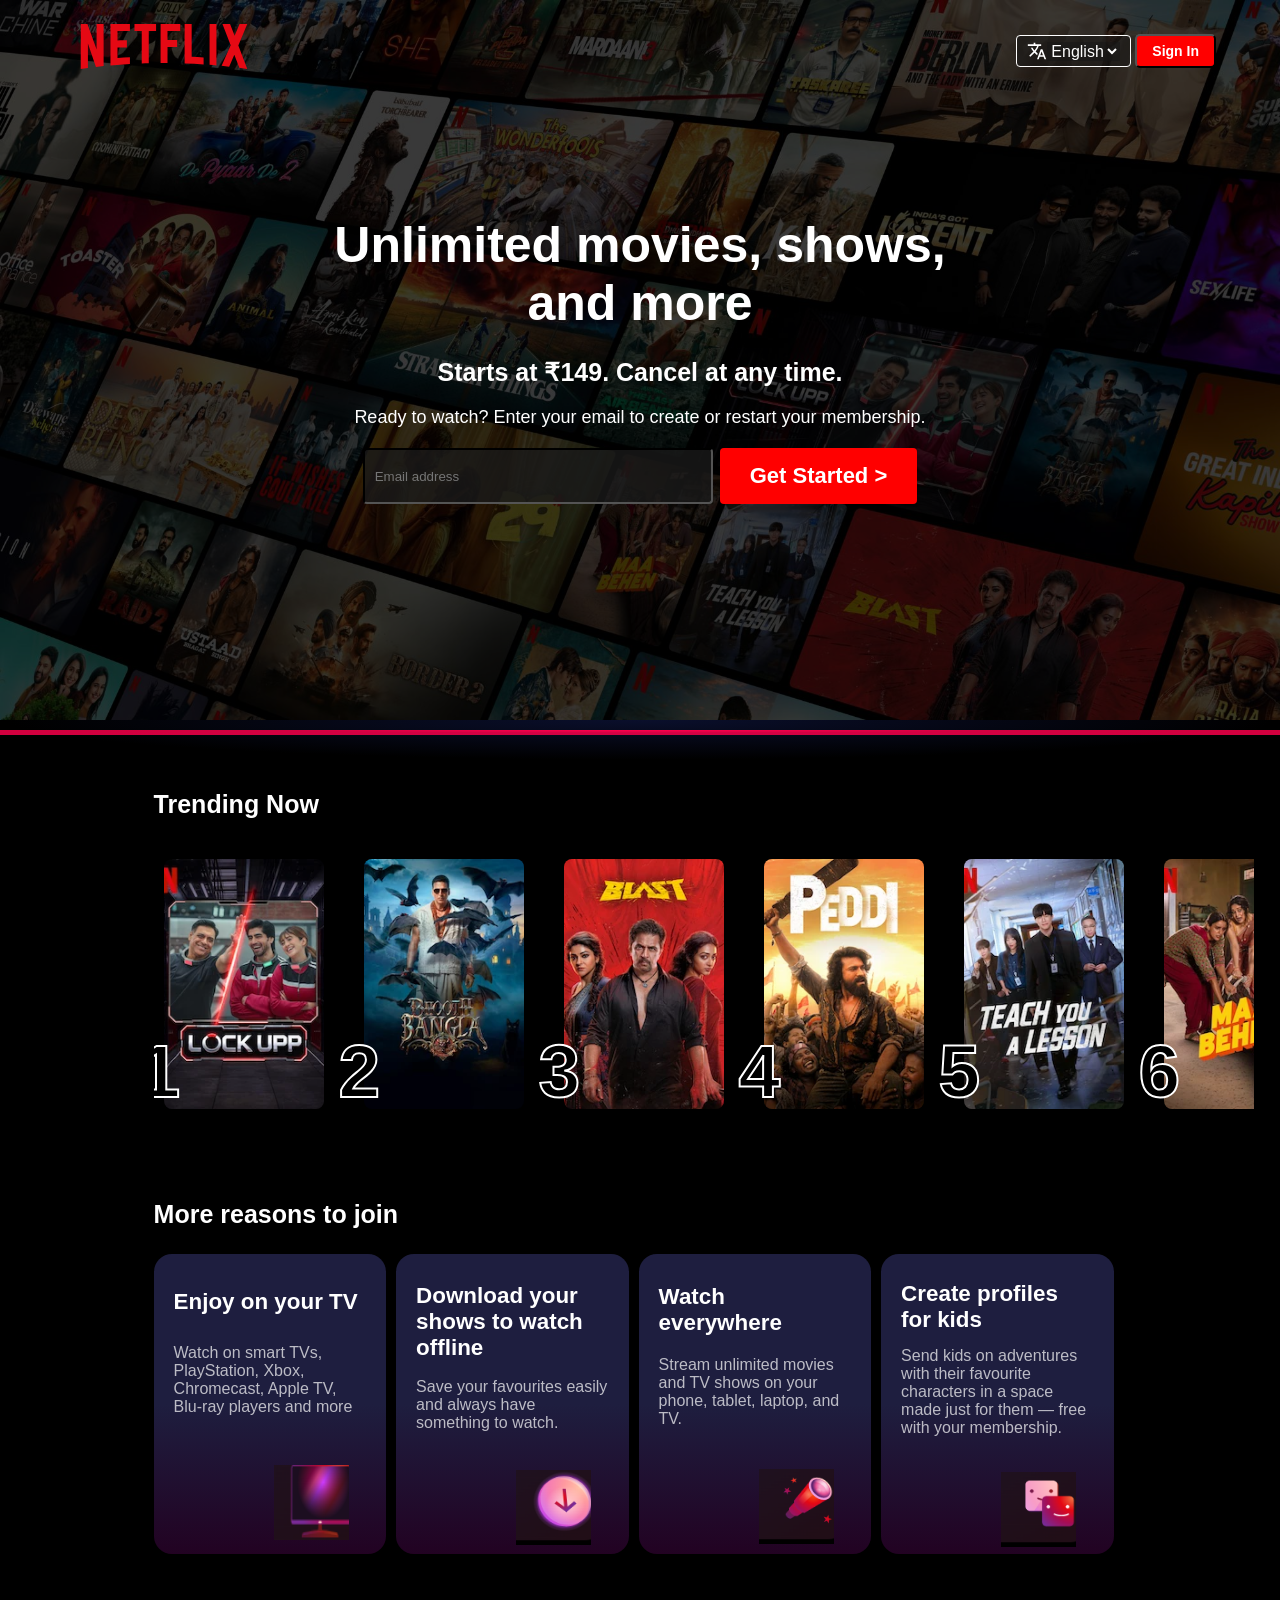
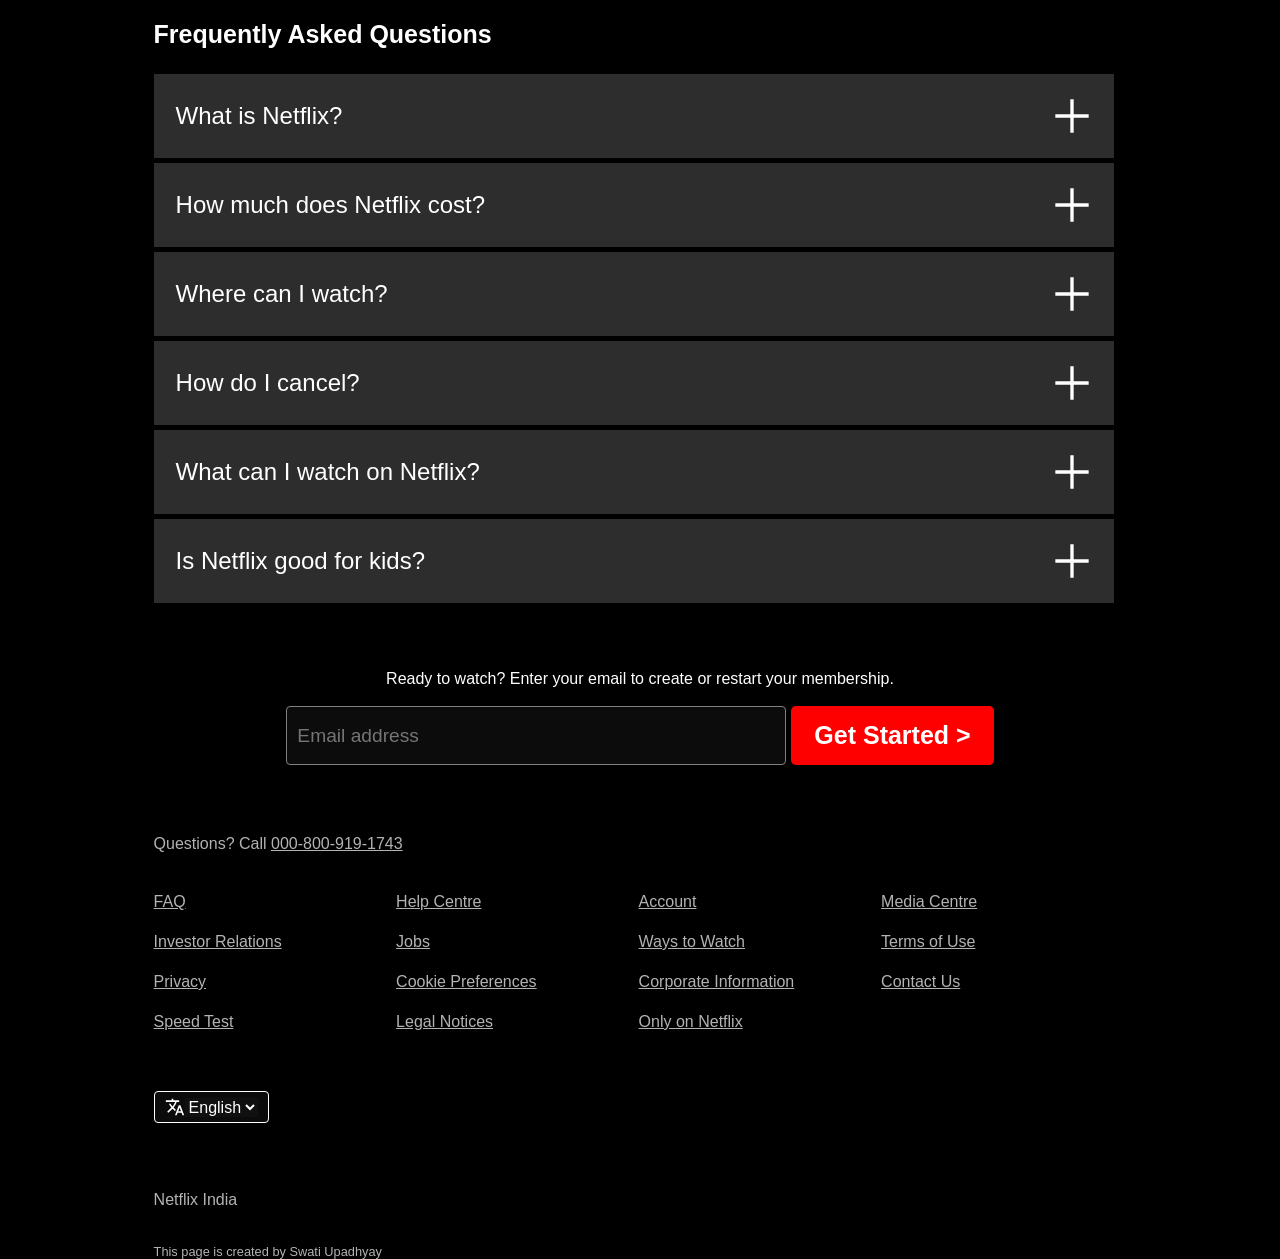
<file: Netflix Clone/index.html>
<!doctype html>
<html lang="en">
  <head>
    <meta charset="UTF-8" />
    <meta name="viewport" content="width=device-width, initial-scale=1.0" />
    <title>Clone Netflix</title>
    <link rel="stylesheet" href="style.css" />
  </head>
  <body>
    <header>
      <div class="box"></div>
      <nav>
        <img  src="./images/logo.svg" alt="logo" height="45px" width="200px" />
        <div>
          <button class="language-select" style="border:0.5px solid  white;">
            <img src="./images/ln.svg" alt="" width="20px" height="30px">
            <select >
              <option value="eng">English</option>
              <option value="hind">हिंदी </option>
            </select>
          </button>
          <button class="btn2">Sign In</button>
        </div>
      </nav>
      <div class="content">
        <span>Unlimited movies, shows, and more</span>
        <span>Starts at ₹149. Cancel at any time.</span>
        <span
          >Ready to watch? Enter your email to create or restart your
          membership.</span
        >
        <span class="search">
          <input type="text" placeholder="Email address" />
          <button class="btn-start">Get Started ></button>
        </span>
      </div>
    </header>
    <div class="curved-section">
      
    </div>
    <!-- trending now section -->
    <div class="container">
      <div class="section-title">Trending Now</div>
      <div class="slider">
        <div class="card">
          <img src="./images/lockup.png" alt="lockup" />
          <div class="number">1</div>
        </div>
        <div class="card">
          <img src="./images/bangla bhoot.png" alt="bangla bhoot" />
          <div class="number">2</div>
        </div>
        <div class="card">
          <img src="./images/blast.png" alt="blast" />
          <div class="number">3</div>
        </div>
        <div class="card">
          <img src="./images/peddi.png" alt="" />
          <div class="number">4</div>
        </div>
        <div class="card">
          <img src="./images/teach u a lesson.png " alt="" />
          <div class="number">5</div>
        </div>
        <div class="card">
          <img src="./images/maa behen.png " alt="" />
          <div class="number">6</div>
        </div>
        <div class="card">
          <img src="./images/the last.png" alt="" />
          <div class="number">7</div>
        </div>
        <div class="card">
          <img src="./images/dhuran.png" alt="" />
          <div class="number">8</div>
        </div>
        <div class="card">
          <img src="./images/kaka.png" alt="" />
          <div class="number">9</div>
        </div>
        <div class="card">
          <img src="./images/sex.png" alt="" />
          <div class="number">10</div>
        </div>
      </div>
    </div>

    <div class="container2">
      <div class="section-title">More reasons to join</div>
      <div class="section">
        <div class="card2">
          <h3>Enjoy on your TV</h3>
          <p>
            Watch on smart TVs, PlayStation, Xbox, Chromecast, Apple TV, Blu-ray
            players and more
          </p>
          <img
            class="small"
            src="./images/comp.png"
            alt=""
            width="75px"
            height="75px"
          />
        </div>
        <div class="card2">
          <h3>Download your shows to watch offline</h3>
          <p>Save your favourites easily and always have something to watch.</p>
          <img
            class="small"
            src="./images/smallimg2.png"
            alt=""
            width="75px"
            height="75px"
          />
        </div>
        <div class="card2">
          <h3>Watch everywhere</h3>
          <p>
            Stream unlimited movies and TV shows on your phone, tablet, laptop,
            and TV.
          </p>
          <img
            class="small"
            src="./images/smallimg3.png"
            alt=""
            width="75px"
            height="75px"
          />
        </div>
        <div class="card2">
          <h3>Create profiles for kids</h3>
          <p>
            Send kids on adventures with their favourite characters in a space
            made just for them — free with your membership.
          </p>
          <img
            class="small"
            src="./images/smallimage4.png"
            alt=""
            width="75px"
            height="75px"
          />
        </div>
      </div>
    </div>

    <div class="container3">
      <div class="section-title">Frequently Asked Questions</div>
      <div class="questionbox">
        <span class="faq">
          What is Netflix?
          <img class="oop" src="./images/plus.svg" alt="" height="40px" width="40px" />
        </span>
      </div>
      
      <div class="questionbox">
        <span class="faq">
          How much does Netflix cost?

          <img class="oop" src="./images/plus.svg" alt="" height="40px" width="40px" />
        </span>
      </div>
      <div class="questionbox">
        <span class="faq">
          Where can I watch?
          <img class="oop" src="./images/plus.svg" alt="" height="40px" width="40px" />
        </span>
      </div>
      <div class="questionbox">
        <span class="faq">
          How do I cancel?

          <img class="oop" src="./images/plus.svg" alt="" height="40px" width="40px" />
        </span>
      </div>
      <div class="questionbox">
        <span class="faq">
          What can I watch on Netflix?

          <img class="oop" src="./images/plus.svg" alt="" height="40px" width="40px" />
        </span>
      </div>
      <div class="questionbox">
        <span class="faq">
          Is Netflix good for kids?
          <img class="oop" src="./images/plus.svg" alt="" height="40px" width="40px" />
        </span>
      </div>
    </div>
    <div class="content2">
      <p>Ready to watch? Enter your email to create or restart your membership.</p>
            <span class="search" id="search">
              <input type="text" placeholder="Email address">
              <button class="btn-start">Get Started  ></button>
            </span>
    </div>
<!-- footer -->

    <footer>
  <div class="call">
    Questions? Call <a href="#">000-800-919-1743</a>
  </div>
   <div class="foot-grid">
    <div class="foot">
      <a href="#">FAQ</a>
      <a href="#">Investor Relations</a>
      <a href="#">Privacy</a>
      <a href="#">Speed Test</a>
    </div>
    <div class="foot">
      <a href="#">Help Centre</a>
      <a href="#">Jobs</a>
      <a href="#">Cookie Preferences</a>
      <a href="#">Legal Notices</a>
    </div>
    <div class="foot">
      <a href="#">Account</a>
      <a href="#">Ways to Watch</a>
      <a href="#">Corporate Information</a>
      <a href="#">Only on Netflix</a>
    </div>
    <div class="foot">
      <a href="#">Media Centre</a>
      <a href="#">Terms of Use</a>
      <a href="#">Contact Us</a>
     
    </div>
   </div>
   
     <button  id="btn2" class="language-select" style="border:0.5px solid  white;">
            <img src="./images/ln.svg" alt="" width="20px" height="30px">
            <select >
              <option value="eng">English</option>
              <option value="hind">हिंदी </option>
            </select>
          </button>
   
   <p>Netflix India</p> 
   <p id="para">This page is created by Swati Upadhyay

</p>
    </footer>

    
</html>
</file>
<file: Netflix Clone/style.css>
* {
  margin: 0;
  padding: 0;
  box-sizing: border-box;
}
body{
  background-color: black;
  color: white;
}

header{
  background-image: url("./images/bg.png.jpg");
  width: 100%;
  height: 80vh;
  background-size: cover;
  position: relative;
  
}
header .box{
  width: 100%;
  height: 80vh;
  background-color: black;
  opacity: 0.7;
  position: absolute;

}

nav{
    width:min(1200px,90%);
    margin:auto;
    display:flex;
    justify-content:space-between;
    align-items:center;
    position:absolute;
    top:24px;
    left:50%;
    transform:translateX(-50%);
    z-index:10;
}
.language-select{
  position: relative;
  display: inline-flex;
  align-items: center;
  justify-content: center;
  background-color: rgba(23,23,23, 0.5);
  border-radius: 4px;
  border: 1px solid white;
  padding: 0px 10px 0px 10px;
  top: 10px;
}

.language-select select option{
  background-color: white;
  color: black;
}
 
select{
  background-color: rgba(23,23,23, 0.5);
  color: white;
  border: none;
   font-size: 1rem;
}
.language-select img{
      filter: brightness(0) invert(1);
}




.btn1{
    padding:10px 15px 10px 15px;
    background-color: rgb(26,26,26,0.9);
    color: white;
    border-radius: 4px;
     font-size: 15px;
    font-weight: 570;
    font-family: Arial, Helvetica, sans-serif;

}
.btn2{
    background-color: red;
    color: white;
    border-radius: 5px;
    padding: 7px 15px 7px 15px;
    font-size: 14px;
    font-weight: 570;
    

}
nav img{
    font-family: Netflix Sans, Helvetica Neue, Segoe UI, Roboto, Ubuntu, sans-serif;
    font-weight: 100;
}
.content{
    display: flex;
    flex-direction: column;
    justify-content: center;
    align-items: center;
    color: white;
    z-index: 10;
    position: relative;
    margin: auto;
    max-width: 38vw;
    height: 100%;
    gap: 10px;
   
    
}
.content> :nth-child(1){
    font-size: 50px;
    font-weight: 700px;
    text-align: center;
    margin: 0px 0px 16px;
    font-family: Helvetica,sans-serif;
    font-weight: bolder;
}
    
.content> :nth-child(2){
  font-size: 25px;
  text-align: center;
  margin: 0px 0px 10px;
  font-weight: bolder;
  font-family: Arial, Helvetica, sans-serif;
  
  }

.content> :nth-child(3){
 
    font-family: Arial, Helvetica, sans-serif;
    font-size: 18px;
  margin: 0px 0px 10px;
}

.search{
  display: flex;
  gap: 2px;
}
.btn-start{
  background-color: red;
  color: white;
  padding: 15px 30px;
  border: 4px;
  text-align: left;
  font-size: 22px;
  border-radius: 4px;
  font-weight: bold;



}
.content input{
  padding: 18px 180px 18px 10px;
  text-align: left;
  border-radius: 4px;
  background-color:rgb(25,25,25,0.8);
  border-color: black;
  margin-right: 5px;
  


}


.curved-section{
  position: relative;
  height: 40px;
  background: radial-gradient(ellipse at top , #0a0f2c 0%,#000 70%);
  overflow: hidden;
}
.curved-section::before{
  position: absolute;
  background: radial-gradient(ellipse at top, rgba(255,0,76,1)0% , rgba(255,0,76,0.8) 40%),rgba(255,0,76,0.1)100%;
  height: 5px;
  content: "";
  top: 10px;
  left: 0;
  right: 0;
}





.container{
 
  height: 380px;
  max-width: 1100px;
  margin-top: 30px;
  margin-left: 12vw;
  margin-right: 12vw;
  width: 100%;

}
.section-title{
  font-size: 25px;
  font-weight: bold;
  margin-bottom: 25px;
  color: white;
  font-family: Arial, Helvetica, sans-serif;
}

.slider{
  display: flex;
  gap: 20px;
  overflow-x:auto;
  scroll-snap-type: x mandatory;
  scrollbar-width: none;
}

.slider::-webkit-scrollbar{
  display: none;
}
.card{
  position: relative;
  flex: 0 0 180px;
  width:  200px;
  height: 280px;
  scroll-snap-align: start;
  border-radius: 8px;
  overflow: visible;
  padding: 15px 10px; 
  transition: transform 0.3s ease, box-shadow ease;
}
.card  img{
  width: 100%;
  height: 100%;
  object-fit: cover;
  display: block;
  border-radius: 8px;
}
.card:hover{
  transform: scale(1.1);
  z-index: 10;
  box-shadow: 0px 10px 20px rgba(255, 255,255);
}
.number{
  position: absolute;
  bottom: 10px;
  left: -15px;
  font-size: 75px;
  color: black;
  -webkit-text-stroke: 2px white;
  font-weight: bold;
  font-family: Arial, Helvetica, sans-serif;
  

}
.container2{
   height: 390px;

  margin-top: 30px;
  margin-left: 12vw;
  margin-right: 12vw;
  width: 75vw;
  overflow:hidden;
}
.section{
  display: flex;
  gap: 10px;
  height: 370px;
  width: 75vw;
}
.card2{

  height: 300px;
  width: 45vw;
  flex: 10px 10px 10px 10px ;
  background: linear-gradient(180deg,#1e1e3f 50%,#220222 100%);
  border-radius: 18px;
  padding: 20px 20px;
  display: flex;
  flex-direction: column;
  justify-content: space-around;
  font-family: Arial, Helvetica, sans-serif;
}
.card2 h3{
  
  font-size: 1.4rem;
}
.card2 p{
  color: rgba(255, 255, 255, 0.7);
}
.small{
  position: relative;
  left: 100px;
  top: 20px;
}
.container3{

  margin-top: 30px;
  margin-left: 12vw;
  margin-right: 12vw;
  width: 75vw;
  overflow:hidden;
  height: 650px;
 
}
.oop{
    width: 40px;
    height: 40px;
    filter: brightness(0) invert(1);
}
.questionbox{
  background-color: #2d2d2d;
  width: 75vw;
  margin: 5px auto;
  
}
.faq{
  display: flex;
  justify-content: space-between;
  align-items: center;
  padding: 22px 22px;
  font-weight: 400;
  font-size: 1.5rem;
  font-family: Arial, Helvetica, sans-serif;

}
.questionbox:hover{
  background-color: #4d4d4d;
}
.content2{
  width: 80vw;
  margin-left: 10vw;
}
.content2 p {
  font-family: Arial, Helvetica, sans-serif;
  text-align: center;
  margin: 0px 0px 18px;

}
.content2 .search{
  display: flex;
  gap: 5px;
  justify-content: center;
}

#search input{
   padding: 12px 372px 12px 10px;
   font-size: 1.2rem;
   background-color: rgb(25,25,25,0.5);
   border: 1px solid gray;
   border-radius: 4px;
   color: white;
}
#search .btn-start{
  border-radius: 5px;
  font-family: Arial, Helvetica, sans-serif;
  font-weight: bold;
   padding: 15px 23px 15px 23px;
   font-size: 25px;
}

footer{
  font-family: Arial, Helvetica, sans-serif;
  margin-top: 70px;
  margin-left: 12vw;
  margin-right: 12vw;
  width: 75vw;  
}
.call{
  color: rgba(255, 255, 255, 0.7);
  margin-bottom: 20px;
}
.call a{
  color: rgba(255, 255, 255, 0.7);

}
.foot-grid{
  display: grid;
  grid-template-columns: repeat(4,1fr);
  gap: 10px;
}
.foot{
  display: flex;
  flex-direction: column;
  gap: 2px;
  width: 100%;
  
}
.foot a{
  color: rgba(255, 255, 255, 0.7);
  padding-top:20px ;
}
footer p{
  color: rgba(255, 255, 255, 0.7);
  padding: 0px;
  margin-top: 75px;
 

}
#para{
  font-size: 0.8rem;
  padding-top: 0px;
  margin-top: 35px;
}

#btn2{
  margin-top: 50px;
}





.content{
    /* max-width:38vw; */
    width: 90%;
    max-width: 700px
}

.content input{
 
    width: 350px;
    padding: 18px 10px;
    /* padding:18px 180px 18px 10px; */
}

#search input{
    /* padding:12px 372px 12px 10px; */
   
    width: 500px;
    padding: 12px 10px;
}

@media screen and (max-width:768px){

*{
    overflow-x:hidden;
}

header,
header .box{
    height:100vh;
}

nav{
    width:92%;
    top:18px;
    left:50%;
    transform:translateX(-50%);
    display:flex;
    justify-content:space-between;
    align-items:center;
}

nav img{
    width:100px;
    height:auto;
}

nav>div{
    display:flex;
    align-items:center;
    gap:8px;
}

.language-select{
    top:0;
    padding:4px 8px;
}

.language-select img{
    width:16px;
    height:16px;
}

.language-select select{
    font-size:12px;
}

.btn2{
    padding:8px 14px;
    font-size:13px;
}

.content{
    max-width:92%;
    height:100%;
    justify-content:center;
    gap:18px;
    padding-top:25px;
}

.content>:nth-child(1){
    font-size:2rem;
    line-height:1.15;
    margin-bottom:0;
}

.content>:nth-child(2){
    font-size:1.15rem;
    margin-bottom:0;
}

.content>:nth-child(3){
    font-size:.95rem;
    line-height:1.4;
    text-align:center;
}

.search{
    width:100%;
    display:flex;
    flex-direction:column;
    gap:12px;
}

.content input{
    width:100%;
    padding:16px;
    font-size:16px;
}

.btn-start{
    width:100%;
    text-align:center;
    font-size:18px;
    padding:15px;
}

.curved-section{
    height:28px;
}

.container,
.container2,
.container3,
.content2,
footer{
      height:auto !important;
    overflow:visible;

.section-title{
    font-size:1.4rem;
}

.card{
    flex:0 0 140px;
    width:140px;
    height:210px;
}

.number{
    font-size:58px;
}

.section{
    width:100%;
    height:auto;
    display:flex;
    flex-direction:column;
    gap:15px;
}

.card2{
    width:100%;
    height:auto;
    min-height:220px;
}

.small{
    position:static;
    margin-left:auto;
    margin-top:20px;
}

.questionbox{
    width:100%;
}

.faq{
    font-size:1.1rem;
    padding:20px;
}

.oop{
    width:28px;
    height:28px;
}

.content2 .search{
    flex-direction:column;
}

#search input{
    width:100%;
    padding:16px;
    font-size:16px;
}

#search .btn-start{
    width:100%;
    font-size:18px;
}

.foot-grid{
    grid-template-columns:repeat(2,1fr);
    gap:20px;
}

footer p{
    margin-top:40px;
}

}
}
</file>
